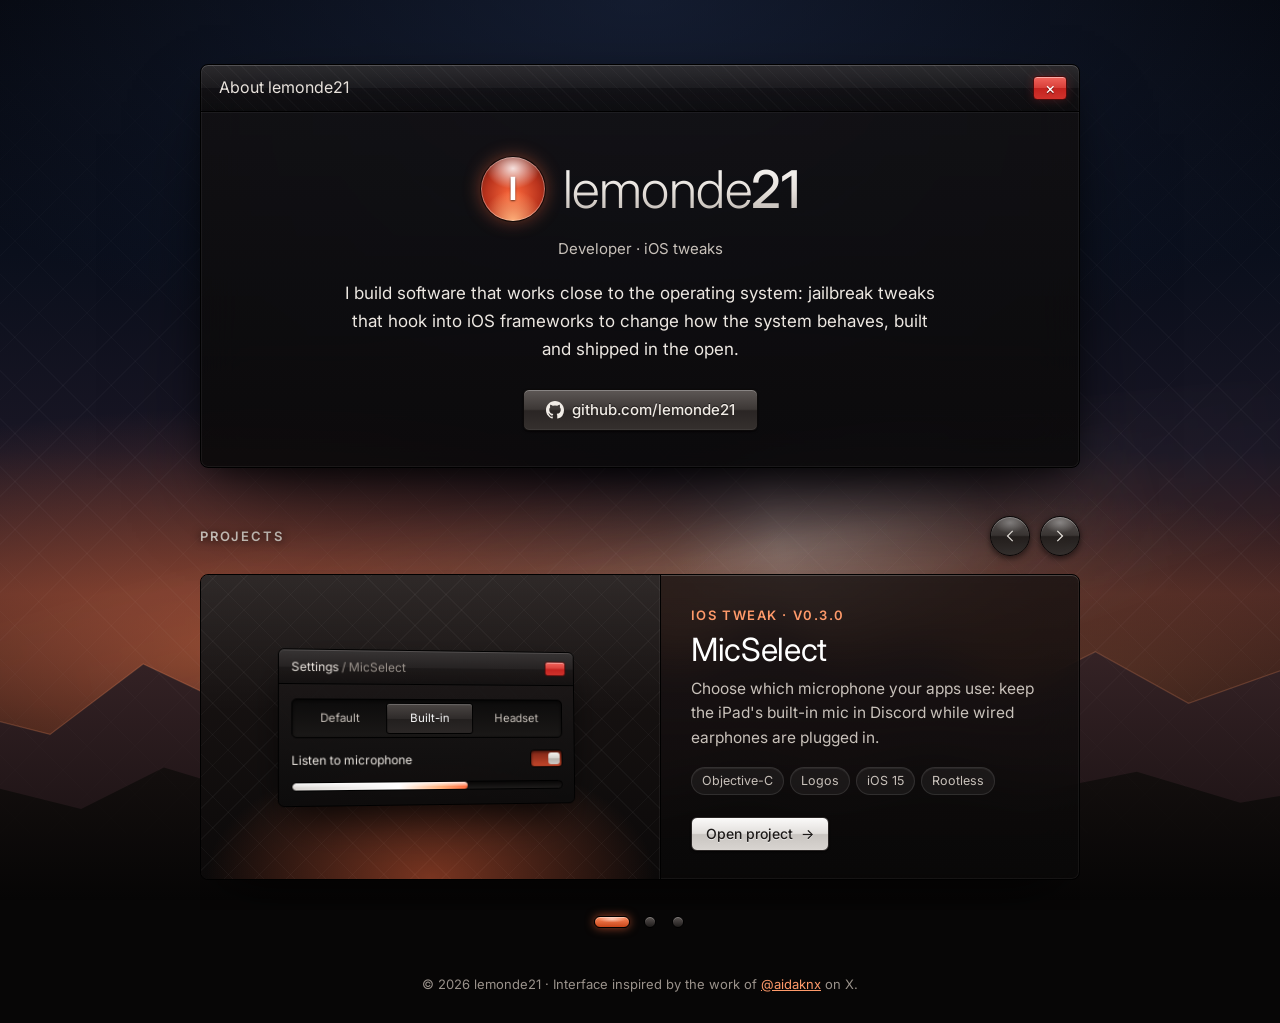
<file: index.html>
<!doctype html>
<html lang="en">
<head>
  <meta charset="utf-8">
  <meta name="viewport" content="width=device-width, initial-scale=1">
  <title>lemonde21 · Portfolio</title>
  <meta name="description" content="Portfolio of lemonde21, a developer building iOS jailbreak tweaks that work close to the system.">
  <meta name="theme-color" content="#0b0a0a">
  <meta property="og:title" content="lemonde21 · Portfolio">
  <meta property="og:description" content="iOS tweaks built close to the system.">
  <meta property="og:type" content="website">
  <meta property="og:url" content="https://lemonde21.github.io/">
  <link rel="icon" href="favicon.svg" type="image/svg+xml">
  <link rel="preconnect" href="https://fonts.googleapis.com">
  <link rel="preconnect" href="https://fonts.gstatic.com" crossorigin>
  <link href="https://fonts.googleapis.com/css2?family=Inter:wght@300;400;500;600;700&family=JetBrains+Mono:wght@400;500&display=swap" rel="stylesheet">
  <link rel="stylesheet" href="style.css">
</head>
<body class="home">
  <!-- Backdrop: dusk sky, ember horizon, mountain ridges, bronze light streaks, lattice -->
  <div class="backdrop" aria-hidden="true">
    <div class="streak streak--a"></div>
    <div class="streak streak--b"></div>
    <svg class="ridges" viewBox="0 0 1440 400" preserveAspectRatio="xMidYMax slice">
      <defs>
        <linearGradient id="ridgeFar" x1="0" y1="0" x2="0" y2="1">
          <stop offset="0" stop-color="#3a2629"/>
          <stop offset="1" stop-color="#140d0f"/>
        </linearGradient>
        <linearGradient id="ridgeNear" x1="0" y1="0" x2="0" y2="1">
          <stop offset="0" stop-color="#15100f"/>
          <stop offset="1" stop-color="#060505"/>
        </linearGradient>
      </defs>
      <path fill="url(#ridgeFar)" stroke="rgba(255,150,100,.22)" stroke-width="1.2"
            d="M0 262 L80 222 L150 240 L240 172 L310 205 L380 152 L450 192 L520 162 L600 212 L690 140 L760 176 L840 120 L910 170 L1000 150 L1080 200 L1160 160 L1250 210 L1340 178 L1440 220 V400 H0Z"/>
      <path fill="url(#ridgeNear)"
            d="M0 332 L100 292 L180 312 L260 272 L360 302 L440 256 L520 292 L620 280 L720 312 L820 270 L900 302 L1000 262 L1100 296 L1200 276 L1300 306 L1440 282 V400 H0Z"/>
    </svg>
  </div>

  <main class="home__main">

    <!-- Bio -->
    <article class="win bio">
      <div class="win__title">
        <span>About lemonde21</span>
        <span class="win__close" aria-hidden="true">×</span>
      </div>
      <div class="win__body bio__body">
        <div class="about__mark">
          <span class="orb orb--lg" aria-hidden="true">l</span>
          <h1 class="about__name">lemonde<span>21</span></h1>
        </div>
        <p class="bio__role">Developer · iOS tweaks</p>
        <p class="bio__text">
          I build software that works close to the operating system: jailbreak tweaks that hook
          into iOS frameworks to change how the system behaves, built and shipped in the open.
        </p>
        <a class="btn" href="https://github.com/lemonde21">
          <svg class="btn__icon" viewBox="0 0 16 16" aria-hidden="true"><path d="M8 0C3.58 0 0 3.58 0 8c0 3.54 2.29 6.53 5.47 7.59.4.07.55-.17.55-.38v-1.33c-2.23.48-2.7-1.07-2.7-1.07-.36-.92-.89-1.17-.89-1.17-.73-.5.06-.49.06-.49.8.06 1.23.83 1.23.83.72 1.22 1.87.87 2.33.66.07-.52.28-.87.5-1.07-1.78-.2-3.65-.89-3.65-3.95 0-.87.31-1.59.82-2.15-.08-.2-.36-1.02.08-2.12 0 0 .67-.21 2.2.82a7.6 7.6 0 0 1 4 0c1.53-1.04 2.2-.82 2.2-.82.44 1.1.16 1.92.08 2.12.51.56.82 1.27.82 2.15 0 3.07-1.87 3.75-3.65 3.95.29.25.54.73.54 1.48v2.2c0 .21.15.46.55.38A8 8 0 0 0 16 8c0-4.42-3.58-8-8-8Z"/></svg>
          github.com/lemonde21
        </a>
      </div>
    </article>

    <!-- Projects carousel -->
    <section class="carousel" aria-roledescription="carousel" aria-labelledby="projects-title">
      <div class="carousel__head">
        <h2 class="eyebrow" id="projects-title">Projects</h2>
        <div class="carousel__arrows">
          <button class="round-btn" type="button" data-dir="-1" aria-label="Previous project">
            <svg viewBox="0 0 24 24" aria-hidden="true"><path d="M14.7 5.3 8 12l6.7 6.7 1.06-1.06L10.12 12l5.64-5.64z"/></svg>
          </button>
          <button class="round-btn" type="button" data-dir="1" aria-label="Next project">
            <svg viewBox="0 0 24 24" aria-hidden="true"><path d="M9.3 5.3 16 12l-6.7 6.7-1.06-1.06L13.88 12 8.24 6.36z"/></svg>
          </button>
        </div>
      </div>

      <div class="carousel__track">
        <!-- To add a project: copy one <article class="slide"> and change its text and link. -->
        <article class="slide" role="group" aria-roledescription="slide" aria-label="MicSelect">
          <a class="slide__card" href="micselect/">
            <div class="slide__art slide__art--mic" aria-hidden="true">
              <div class="mini-win">
                <div class="mini-win__title"><span>Settings <i>/ MicSelect</i></span><b></b></div>
                <div class="mini-win__body">
                  <div class="mini-seg"><span>Default</span><span class="on">Built-in</span><span>Headset</span></div>
                  <div class="mini-row"><span>Listen to microphone</span><span class="mini-switch"></span></div>
                  <div class="mini-meter"><span></span></div>
                </div>
              </div>
            </div>
            <div class="slide__info">
              <p class="slide__kicker">iOS tweak · v0.3.0</p>
              <h3 class="slide__title">MicSelect</h3>
              <p class="slide__text">Choose which microphone your apps use: keep the iPad's built-in mic in Discord while wired earphones are plugged in.</p>
              <p class="slide__tags"><span>Objective-C</span><span>Logos</span><span>iOS 15</span><span>Rootless</span></p>
              <span class="btn btn--light btn--sm">Open project <span aria-hidden="true">→</span></span>
            </div>
          </a>
        </article>

        <article class="slide" role="group" aria-roledescription="slide" aria-label="Sileo repo">
          <a class="slide__card" href="repo/">
            <div class="slide__art" aria-hidden="true">
              <img class="repo-art" src="repo/CydiaIcon.png" alt="" width="132" height="132">
            </div>
            <div class="slide__info">
              <p class="slide__kicker">Package repository</p>
              <h3 class="slide__title">Sileo repo</h3>
              <p class="slide__text">Install my tweaks straight from Sileo or Zebra and get updates automatically.</p>
              <p class="slide__tags"><span>Sileo</span><span>Zebra</span><span>Rootless</span></p>
              <span class="btn btn--light btn--sm">Add the repo <span aria-hidden="true">→</span></span>
            </div>
          </a>
        </article>

        <article class="slide" role="group" aria-roledescription="slide" aria-label="More on GitHub">
          <a class="slide__card" href="https://github.com/lemonde21">
            <div class="slide__art slide__art--gh" aria-hidden="true">
              <span class="gh-orb">
                <svg viewBox="0 0 16 16"><path d="M8 0C3.58 0 0 3.58 0 8c0 3.54 2.29 6.53 5.47 7.59.4.07.55-.17.55-.38v-1.33c-2.23.48-2.7-1.07-2.7-1.07-.36-.92-.89-1.17-.89-1.17-.73-.5.06-.49.06-.49.8.06 1.23.83 1.23.83.72 1.22 1.87.87 2.33.66.07-.52.28-.87.5-1.07-1.78-.2-3.65-.89-3.65-3.95 0-.87.31-1.59.82-2.15-.08-.2-.36-1.02.08-2.12 0 0 .67-.21 2.2.82a7.6 7.6 0 0 1 4 0c1.53-1.04 2.2-.82 2.2-.82.44 1.1.16 1.92.08 2.12.51.56.82 1.27.82 2.15 0 3.07-1.87 3.75-3.65 3.95.29.25.54.73.54 1.48v2.2c0 .21.15.46.55.38A8 8 0 0 0 16 8c0-4.42-3.58-8-8-8Z"/></svg>
              </span>
            </div>
            <div class="slide__info">
              <p class="slide__kicker">Elsewhere</p>
              <h3 class="slide__title">More on GitHub</h3>
              <p class="slide__text">Source code, releases, and whatever I'm building next.</p>
              <span class="btn btn--sm">github.com/lemonde21 <span aria-hidden="true">↗</span></span>
            </div>
          </a>
        </article>
      </div>

      <div class="carousel__dots" role="group" aria-label="Choose a project"></div>
    </section>
  </main>

  <footer class="home__foot">
    © 2026 lemonde21 · Interface inspired by the work of <a href="https://x.com/aidaknx">@aidaknx</a> on X.
  </footer>

  <script src="home.js" defer></script>
</body>
</html>
</file>
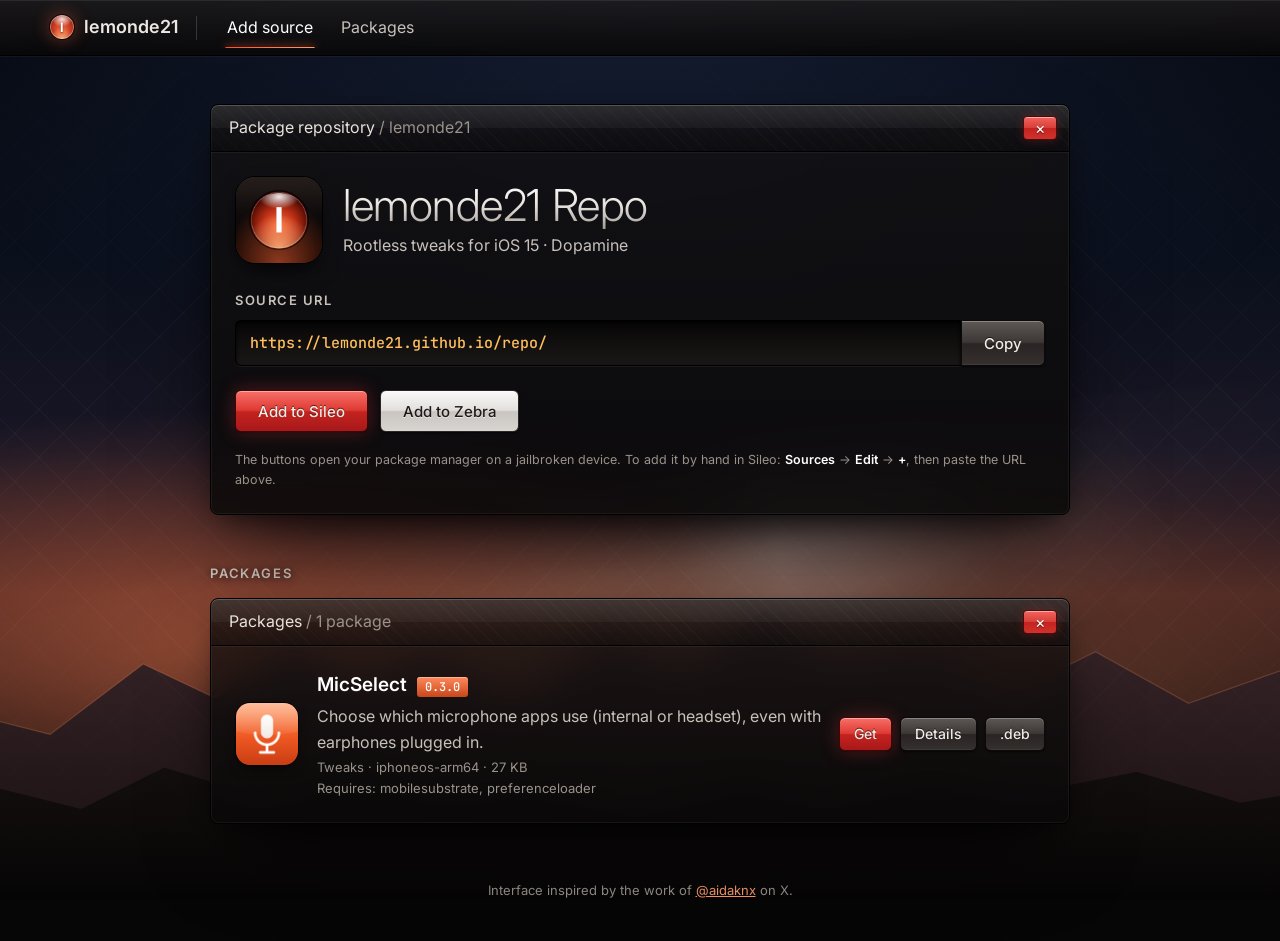
<file: repo/index.html>
<!doctype html>
<html lang="en">
<head>
  <meta charset="utf-8">
  <meta name="viewport" content="width=device-width, initial-scale=1">
  <title>lemonde21 Repo</title>
  <meta name="description" content="lemonde21's Sileo repo: rootless tweaks for iOS 15 (Dopamine). Add https://lemonde21.github.io/repo/ to Sileo or Zebra.">
  <meta name="theme-color" content="#0b0a0a">
  <meta property="og:title" content="lemonde21 Repo">
  <meta property="og:description" content="Rootless tweaks for iOS 15 (Dopamine). Add it to Sileo or Zebra.">
  <meta property="og:type" content="website">
  <meta property="og:url" content="https://lemonde21.github.io/repo/">
  <meta property="og:image" content="https://lemonde21.github.io/repo/CydiaIcon.png">
  <link rel="icon" href="../favicon.svg" type="image/svg+xml">
  <link rel="apple-touch-icon" href="CydiaIcon.png">
  <link rel="preconnect" href="https://fonts.googleapis.com">
  <link rel="preconnect" href="https://fonts.gstatic.com" crossorigin>
  <link href="https://fonts.googleapis.com/css2?family=Inter:wght@300;400;500;600;700&family=JetBrains+Mono:wght@400;500&display=swap" rel="stylesheet">
  <link rel="stylesheet" href="../style.css">
</head>
<body class="repo-page">
  <!-- Backdrop: dusk sky, ember horizon, mountain ridges, bronze light streaks, lattice -->
  <div class="backdrop" aria-hidden="true">
    <div class="streak streak--a"></div>
    <div class="streak streak--b"></div>
    <svg class="ridges" viewBox="0 0 1440 400" preserveAspectRatio="xMidYMax slice">
      <defs>
        <linearGradient id="ridgeFar" x1="0" y1="0" x2="0" y2="1">
          <stop offset="0" stop-color="#3a2629"/>
          <stop offset="1" stop-color="#140d0f"/>
        </linearGradient>
        <linearGradient id="ridgeNear" x1="0" y1="0" x2="0" y2="1">
          <stop offset="0" stop-color="#15100f"/>
          <stop offset="1" stop-color="#060505"/>
        </linearGradient>
      </defs>
      <path fill="url(#ridgeFar)" stroke="rgba(255,150,100,.22)" stroke-width="1.2"
            d="M0 262 L80 222 L150 240 L240 172 L310 205 L380 152 L450 192 L520 162 L600 212 L690 140 L760 176 L840 120 L910 170 L1000 150 L1080 200 L1160 160 L1250 210 L1340 178 L1440 220 V400 H0Z"/>
      <path fill="url(#ridgeNear)"
            d="M0 332 L100 292 L180 312 L260 272 L360 302 L440 256 L520 292 L620 280 L720 312 L820 270 L900 302 L1000 262 L1100 296 L1200 276 L1300 306 L1440 282 V400 H0Z"/>
    </svg>
  </div>

  <a class="skip" href="#main">Skip to content</a>

  <header class="menubar">
    <a class="menubar__brand" href="../" aria-label="lemonde21, home">
      <span class="orb orb--sm" aria-hidden="true">l</span>
      lemonde21
    </a>
    <span class="menubar__sep" aria-hidden="true"></span>
    <nav class="menubar__nav" aria-label="Sections">
      <a href="#add" data-nav>Add source</a>
      <a href="#packages" data-nav>Packages</a>
    </nav>
  </header>

  <main id="main" class="repo-main">

    <!-- Add source -->
    <section id="add" class="repo-section">
      <article class="win">
        <div class="win__title">
          <span>Package repository <span class="win__crumb">/ lemonde21</span></span>
          <span class="win__close" aria-hidden="true">×</span>
        </div>
        <div class="win__body">
          <div class="repo-head">
            <img class="repo-head__icon" src="CydiaIcon.png" alt="" width="88" height="88">
            <div>
              <h1 class="repo-head__title">lemonde21 Repo</h1>
              <p class="repo-head__sub">Rootless tweaks for iOS 15 · Dopamine</p>
            </div>
          </div>

          <p class="label" id="source-label">Source URL</p>
          <div class="source-field">
            <input id="source-url" class="source-field__input" type="text" readonly
                   value="https://lemonde21.github.io/repo/" aria-labelledby="source-label">
            <button class="btn source-field__copy" type="button" id="copy-source">Copy</button>
          </div>

          <div class="row-actions">
            <a class="btn btn--red" href="sileo://source/https://lemonde21.github.io/repo/">Add to Sileo</a>
            <a class="btn btn--light" href="zbra://sources/add/https://lemonde21.github.io/repo/">Add to Zebra</a>
          </div>

          <p class="hint hint--small repo-manual">
            The buttons open your package manager on a jailbroken device. To add it by hand in Sileo:
            <strong>Sources</strong> → <strong>Edit</strong> → <strong>+</strong>, then paste the URL above.
          </p>
        </div>
      </article>
    </section>

    <!-- Packages: filled in from the repo's own Packages index by repo.js -->
    <section id="packages" class="repo-section">
      <p class="eyebrow">Packages</p>
      <article class="win">
        <div class="win__title">
          <span>Packages <span class="win__crumb" id="pkg-count"></span></span>
          <span class="win__close" aria-hidden="true">×</span>
        </div>
        <ul class="pkgs" id="pkgs" aria-live="polite">
          <li class="pkgs__empty">Loading packages…</li>
        </ul>
        <noscript>
          <p class="pkgs__empty">Turn on JavaScript to see the package list, or read the raw <a href="Packages">Packages</a> index.</p>
        </noscript>
      </article>
    </section>

    <p class="credit">Interface inspired by the work of <a href="https://x.com/aidaknx">@aidaknx</a> on X.</p>
  </main>

  <script src="repo.js" defer></script>
</body>
</html>
</file>
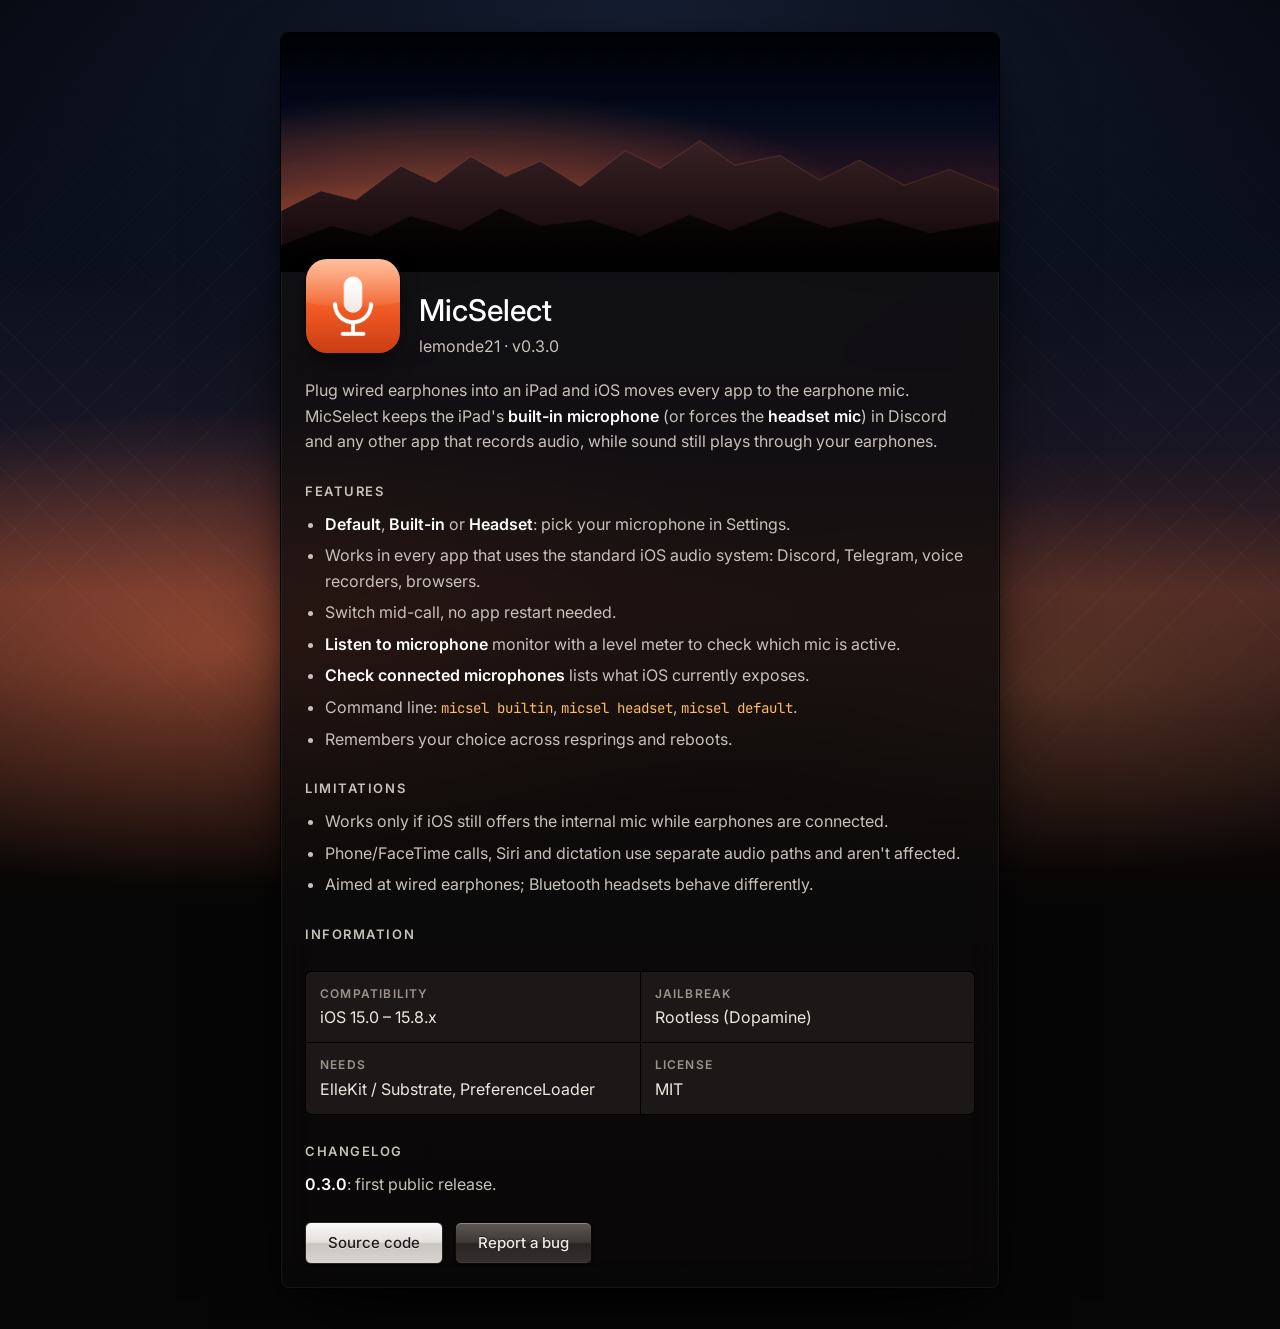
<file: repo/depictions/com.lemonde21.micselect/index.html>
<!doctype html>
<html lang="en">
<head>
  <meta charset="utf-8">
  <meta name="viewport" content="width=device-width, initial-scale=1">
  <title>MicSelect · lemonde21 Repo</title>
  <meta name="description" content="MicSelect: choose which microphone your apps use. Rootless tweak for iOS 15 (Dopamine).">
  <meta name="theme-color" content="#0b0a0a">
  <link rel="icon" href="../../../favicon.svg" type="image/svg+xml">
  <link rel="preconnect" href="https://fonts.googleapis.com">
  <link rel="preconnect" href="https://fonts.gstatic.com" crossorigin>
  <link href="https://fonts.googleapis.com/css2?family=Inter:wght@300;400;500;600;700&family=JetBrains+Mono:wght@400;500&display=swap" rel="stylesheet">
  <link rel="stylesheet" href="../../../style.css">
</head>
<body class="repo-page">
  <div class="backdrop" aria-hidden="true"></div>

  <main class="depiction-main depiction">
    <article class="win">
      <img class="depiction__banner" src="../../assets/banner.png" alt="" width="1500" height="500">
      <div class="win__body">
        <div class="depiction__head">
          <img class="repo-head__icon" src="../../assets/micselect-icon.png" alt="" width="96" height="96">
          <div>
            <h1>MicSelect</h1>
            <p>lemonde21 · v0.3.0</p>
          </div>
        </div>

        <p class="lead">
          Plug wired earphones into an iPad and iOS moves every app to the earphone mic.
          MicSelect keeps the iPad's <strong>built-in microphone</strong> (or forces the
          <strong>headset mic</strong>) in Discord and any other app that records audio,
          while sound still plays through your earphones.
        </p>

        <h2>Features</h2>
        <ul class="depiction__features">
          <li><strong>Default</strong>, <strong>Built-in</strong> or <strong>Headset</strong>: pick your microphone in Settings.</li>
          <li>Works in every app that uses the standard iOS audio system: Discord, Telegram, voice recorders, browsers.</li>
          <li>Switch mid-call, no app restart needed.</li>
          <li><strong>Listen to microphone</strong> monitor with a level meter to check which mic is active.</li>
          <li><strong>Check connected microphones</strong> lists what iOS currently exposes.</li>
          <li>Command line: <code>micsel builtin</code>, <code>micsel headset</code>, <code>micsel default</code>.</li>
          <li>Remembers your choice across resprings and reboots.</li>
        </ul>

        <h2>Limitations</h2>
        <ul class="depiction__features">
          <li>Works only if iOS still offers the internal mic while earphones are connected.</li>
          <li>Phone/FaceTime calls, Siri and dictation use separate audio paths and aren't affected.</li>
          <li>Aimed at wired earphones; Bluetooth headsets behave differently.</li>
        </ul>

        <h2>Information</h2>
        <dl class="specs">
          <div><dt>Compatibility</dt><dd>iOS 15.0 – 15.8.x</dd></div>
          <div><dt>Jailbreak</dt><dd>Rootless (Dopamine)</dd></div>
          <div><dt>Needs</dt><dd>ElleKit / Substrate, PreferenceLoader</dd></div>
          <div><dt>License</dt><dd>MIT</dd></div>
        </dl>

        <h2>Changelog</h2>
        <p class="lead"><strong>0.3.0</strong>: first public release.</p>

        <div class="row-actions">
          <a class="btn btn--light" href="https://github.com/lemonde21/MicSelect">Source code</a>
          <a class="btn" href="https://github.com/lemonde21/MicSelect/issues/new">Report a bug</a>
        </div>
      </div>
    </article>
  </main>
</body>
</html>
</file>
<file: style.css>
/* lemonde21 portfolio — dark "Aero premium" theme:
   smoked-glass windows, glossy bevelled controls, ember-on-dusk backdrop. */

:root {
  color-scheme: dark;

  --ink: #ece7e1;
  --ink-soft: #c8c1ba;
  --muted: #9a928b;
  --line: rgba(255, 255, 255, .10);
  --line-strong: rgba(255, 255, 255, .16);

  --glass: rgba(20, 17, 17, .78);
  --glass-deep: rgba(9, 8, 8, .86);

  --ember: #ff6a3d;
  --ember-soft: #ff9a6a;
  --amber: #ffbe5c;
  --red-1: #f2645c;
  --red-2: #c4231f;
  --red-3: #a8181a;

  --font: "Inter", "Segoe UI", system-ui, -apple-system, sans-serif;
  --mono: "JetBrains Mono", ui-monospace, "SF Mono", Menlo, monospace;

  --radius: 8px;
  --shadow-win: 0 40px 90px -30px rgba(0, 0, 0, .9), 0 12px 30px -12px rgba(0, 0, 0, .7);
  --menubar-h: 56px;
  --taskbar-h: 48px;
}

*, *::before, *::after { box-sizing: border-box; }

html {
  scroll-behavior: smooth;
  scroll-padding-top: calc(var(--menubar-h) + 16px);
  -webkit-text-size-adjust: 100%;
}

body {
  margin: 0;
  min-height: 100vh;
  background: #070606;
  color: var(--ink);
  font: 400 16px/1.6 var(--font);
  -webkit-font-smoothing: antialiased;
  padding-bottom: calc(var(--taskbar-h) + 32px);
  overflow-x: hidden;
}

a { color: var(--ember-soft); }
a:hover { color: #ffc2a2; }
code { font-family: var(--mono); font-size: .88em; color: var(--amber); }
strong { color: #fff; font-weight: 600; }

:focus-visible { outline: 2px solid var(--ember-soft); outline-offset: 2px; border-radius: 4px; }

.skip {
  position: absolute; left: 16px; top: -60px; z-index: 100;
  padding: 8px 14px; background: #000; color: #fff; border-radius: 6px;
}
.skip:focus { top: 12px; }

/* ------------------------------------------------------------------ */
/* Backdrop                                                            */
/* ------------------------------------------------------------------ */

.backdrop {
  position: fixed; inset: 0; z-index: -1; overflow: hidden;
  background:
    radial-gradient(70% 38% at 18% 72%, rgba(226, 110, 70, .50), transparent 70%),
    radial-gradient(55% 30% at 82% 76%, rgba(170, 100, 66, .34), transparent 70%),
    radial-gradient(90% 60% at 50% 0%, rgba(40, 56, 92, .45), transparent 70%),
    linear-gradient(180deg, #04060c 0%, #0a0f1c 28%, #191624 50%, #452421 66%, #1c100f 80%, #070505 100%);
}

/* Diamond lattice, like the panels in the references */
.backdrop::after {
  content: ""; position: absolute; inset: 0;
  background:
    repeating-linear-gradient(45deg, rgba(255, 255, 255, .022) 0 1px, transparent 1px 34px),
    repeating-linear-gradient(-45deg, rgba(255, 255, 255, .022) 0 1px, transparent 1px 34px);
  mask-image: linear-gradient(180deg, transparent 0%, #000 30%, #000 70%, transparent 100%);
}

.ridges {
  position: absolute; left: 0; right: 0; bottom: 0;
  width: 100%; height: 46vh; min-height: 260px;
}

/* Bronze light streaks (the swooshes behind the reference windows) */
.streak {
  position: absolute; left: -20%; width: 140%; height: 220px;
  border-radius: 50%;
  mix-blend-mode: screen;
  filter: blur(6px);
  opacity: .55;
}
.streak--a {
  top: 52%;
  transform: rotate(-11deg);
  background: linear-gradient(90deg,
    transparent 8%, rgba(160, 110, 70, .10) 30%, rgba(255, 214, 170, .32) 52%,
    rgba(255, 240, 220, .55) 58%, rgba(200, 140, 90, .12) 70%, transparent 88%);
  mask-image: linear-gradient(180deg, transparent 0%, #000 46%, #000 52%, transparent 100%);
  animation: drift 26s ease-in-out infinite alternate;
}
.streak--b {
  top: 60%;
  transform: rotate(-16deg);
  background: linear-gradient(90deg,
    transparent 20%, rgba(255, 190, 140, .20) 50%, rgba(255, 230, 200, .35) 62%, transparent 80%);
  mask-image: linear-gradient(180deg, transparent 0%, #000 48%, #000 50%, transparent 100%);
  opacity: .4;
  animation: drift 34s ease-in-out infinite alternate-reverse;
}
@keyframes drift {
  from { translate: -4% 0; }
  to   { translate: 4% -2%; }
}

/* ------------------------------------------------------------------ */
/* Orb logo                                                            */
/* ------------------------------------------------------------------ */

.orb {
  display: inline-grid; place-items: center; flex: none;
  border-radius: 50%;
  font-weight: 700; color: #fff; line-height: 1;
  text-shadow: 0 1px 2px rgba(0, 0, 0, .6);
  background:
    radial-gradient(60% 45% at 50% 18%, rgba(255, 255, 255, .85), rgba(255, 255, 255, 0) 70%),
    radial-gradient(80% 80% at 50% 100%, #ffb07a, transparent 60%),
    radial-gradient(circle at 50% 60%, #ff6a3d 0%, #b8321c 55%, #4a120b 100%);
  box-shadow:
    inset 0 0 0 1px rgba(255, 255, 255, .35),
    0 0 0 1px rgba(0, 0, 0, .7),
    0 0 18px rgba(255, 106, 61, .45);
}
.orb--sm { width: 24px; height: 24px; font-size: 13px; }
.orb--md { width: 34px; height: 34px; font-size: 17px; }
.orb--lg { width: 64px; height: 64px; font-size: 32px; }

/* ------------------------------------------------------------------ */
/* Menu bar                                                            */
/* ------------------------------------------------------------------ */

.menubar {
  position: sticky; top: 0; z-index: 20;
  display: flex; align-items: center; gap: 18px;
  height: var(--menubar-h);
  padding: 0 max(16px, calc((100vw - 1180px) / 2));
  background: linear-gradient(180deg, rgba(30, 27, 27, .82), rgba(8, 7, 7, .88));
  border-bottom: 1px solid #000;
  box-shadow: inset 0 1px 0 rgba(255, 255, 255, .08), 0 1px 0 rgba(255, 255, 255, .04);
  backdrop-filter: blur(16px) saturate(1.2);
  -webkit-backdrop-filter: blur(16px) saturate(1.2);
}
.menubar__brand {
  display: inline-flex; align-items: center; gap: 10px; flex: none;
  color: var(--ink); text-decoration: none; font-weight: 600; font-size: 18px;
}
.menubar__brand:hover { color: #fff; }
.menubar__sep { width: 1px; height: 24px; background: var(--line-strong); flex: none; }
.menubar__nav {
  display: flex; gap: 4px; min-width: 0;
  overflow-x: auto; scrollbar-width: none;
}
.menubar__nav::-webkit-scrollbar { display: none; }
.menubar__nav a {
  position: relative;
  padding: 8px 12px;
  color: var(--ink-soft); text-decoration: none; font-size: 16px; white-space: nowrap;
  border-radius: 4px;
}
.menubar__nav a:hover { color: #fff; background: rgba(255, 255, 255, .05); }
.menubar__nav a.is-active { color: #fff; }
.menubar__nav a.is-active::after {
  content: ""; position: absolute; left: 10px; right: 10px; bottom: -2px; height: 3px;
  border-radius: 2px;
  background: linear-gradient(90deg, #ff4f2a, var(--ember-soft));
  box-shadow: 0 0 10px rgba(255, 106, 61, .7);
}

/* ------------------------------------------------------------------ */
/* Layout                                                              */
/* ------------------------------------------------------------------ */

main {
  width: min(1180px, 100% - 32px);
  margin: 0 auto;
}

.section { padding-top: 72px; }

.eyebrow {
  margin: 0 0 14px;
  font-size: 13px; font-weight: 600; letter-spacing: .14em; text-transform: uppercase;
  color: var(--ink-soft);
  text-shadow: 0 1px 8px rgba(0, 0, 0, .8);
}

/* ------------------------------------------------------------------ */
/* Window chrome                                                       */
/* ------------------------------------------------------------------ */

.win {
  position: relative;
  background: linear-gradient(180deg, var(--glass), var(--glass-deep));
  border: 1px solid #000;
  border-radius: var(--radius);
  box-shadow:
    inset 0 1px 0 rgba(255, 255, 255, .14),
    inset 0 0 0 1px rgba(255, 255, 255, .05),
    var(--shadow-win);
  backdrop-filter: blur(20px) saturate(1.15);
  -webkit-backdrop-filter: blur(20px) saturate(1.15);
  overflow: hidden;
}

.win__title {
  display: flex; align-items: center; justify-content: space-between; gap: 12px;
  padding: 10px 12px 10px 18px;
  font-size: 16px; color: #e8e2dc;
  background:
    linear-gradient(180deg, rgba(255, 255, 255, .11) 0%, rgba(255, 255, 255, .04) 50%, rgba(0, 0, 0, 0) 51%, rgba(0, 0, 0, .25) 100%),
    repeating-linear-gradient(45deg, rgba(255, 255, 255, .025) 0 1px, transparent 1px 10px);
  border-bottom: 1px solid #000;
  box-shadow: 0 1px 0 rgba(255, 255, 255, .05);
}
.win__crumb { color: var(--muted); }

.win__close {
  display: grid; place-items: center; flex: none;
  width: 34px; height: 24px; border-radius: 4px;
  color: #fff; font-size: 16px; line-height: 1;
  text-shadow: 0 1px 1px rgba(0, 0, 0, .5);
  background: linear-gradient(180deg, var(--red-1) 0%, #d8403a 48%, var(--red-2) 52%, #d0322c 100%);
  border: 1px solid #4b0b0b;
  box-shadow: inset 0 1px 0 rgba(255, 255, 255, .45), 0 0 10px rgba(216, 51, 58, .25);
}

.win__body { padding: 24px; }

/* ------------------------------------------------------------------ */
/* Buttons & controls                                                  */
/* ------------------------------------------------------------------ */

.btn {
  display: inline-flex; align-items: center; justify-content: center; gap: 8px;
  min-height: 42px; padding: 0 22px;
  border: 1px solid #0b0909; border-radius: 6px;
  color: #f1ece6; text-decoration: none; font: 500 15px/1 var(--font);
  text-shadow: 0 -1px 0 rgba(0, 0, 0, .6);
  background: linear-gradient(180deg, #5d5755 0%, #3d3836 48%, #2a2524 52%, #35302e 100%);
  box-shadow: inset 0 1px 0 rgba(255, 255, 255, .28), inset 0 -1px 0 rgba(255, 255, 255, .05), 0 1px 2px rgba(0, 0, 0, .6);
  cursor: pointer;
  transition: filter .15s;
}
.btn:hover { color: #fff; filter: brightness(1.15); }
.btn:active { filter: brightness(.9); box-shadow: inset 0 2px 4px rgba(0, 0, 0, .5); }

.btn--light {
  color: #1d1a19; text-shadow: 0 1px 0 rgba(255, 255, 255, .6);
  background: linear-gradient(180deg, #fbfaf9 0%, #e2dfdc 48%, #c9c5c1 52%, #d8d4d0 100%);
  border-color: #2a2625;
}
.btn--light:hover { color: #000; }

.btn--red {
  background: linear-gradient(180deg, #f87068 0%, #de3a33 48%, var(--red-2) 52%, var(--red-3) 100%);
  border-color: #3e0707;
  box-shadow: inset 0 1px 0 rgba(255, 255, 255, .4), 0 0 18px rgba(216, 51, 58, .35), 0 1px 2px rgba(0, 0, 0, .6);
}

.btn--sm { min-height: 34px; padding: 0 14px; font-size: 14px; }
.btn__icon { width: 18px; height: 18px; fill: currentColor; }

.row-actions { display: flex; flex-wrap: wrap; gap: 12px; margin-top: 24px; }

/* Segmented control (radio group or tabs) */
.seg {
  display: inline-flex; flex-wrap: wrap; max-width: 100%;
  padding: 4px; gap: 2px;
  background: linear-gradient(180deg, #0c0b0b, #1a1817);
  border: 1px solid #000; border-radius: 6px;
  box-shadow: inset 0 1px 3px rgba(0, 0, 0, .7), 0 1px 0 rgba(255, 255, 255, .06);
}
.seg__btn {
  position: relative;
  padding: 9px 18px;
  border: 1px solid transparent; border-radius: 4px;
  background: none; color: var(--ink-soft);
  font: 500 15px/1.2 var(--font);
  cursor: pointer;
}
.seg__btn + .seg__btn::before {
  content: ""; position: absolute; left: -2px; top: 22%; bottom: 22%; width: 1px;
  background: rgba(255, 255, 255, .1);
}
.seg__btn:hover { color: #fff; }
.seg__btn.is-active {
  color: #fff;
  background: linear-gradient(180deg, #4a4543 0%, #2f2b2a 50%, #221f1e 51%, #2b2726 100%);
  border-color: #000;
  box-shadow: inset 0 1px 0 rgba(255, 255, 255, .22), 0 1px 2px rgba(0, 0, 0, .6);
}
.seg__btn.is-active::before, .seg__btn.is-active + .seg__btn::before { display: none; }

/* Toggle switch with a square silver knob */
.switch {
  position: relative; flex: none;
  width: 62px; height: 32px; padding: 0;
  border: 1px solid #000; border-radius: 6px;
  background: linear-gradient(180deg, #0b0a0a, #232020);
  box-shadow: inset 0 2px 4px rgba(0, 0, 0, .8), 0 1px 0 rgba(255, 255, 255, .07);
  cursor: pointer;
  transition: background .2s;
}
.switch::after {
  content: ""; position: absolute; top: 3px; left: 3px;
  width: 24px; height: 24px; border-radius: 4px;
  background: linear-gradient(180deg, #f4f2f0 0%, #d3cfcb 50%, #b7b2ad 51%, #cdc8c4 100%);
  box-shadow: inset 0 1px 0 #fff, 0 1px 3px rgba(0, 0, 0, .7);
  transition: transform .2s ease;
}
.switch[aria-checked="true"] {
  background: linear-gradient(180deg, #7a2416, #c4462a);
}
.switch[aria-checked="true"]::after { transform: translateX(30px); }

/* Glossy meter */
.meter {
  height: 14px; margin-top: 14px;
  background: linear-gradient(180deg, #070606, #1d1b1a);
  border: 1px solid #000; border-radius: 7px;
  box-shadow: inset 0 1px 3px rgba(0, 0, 0, .9), 0 1px 0 rgba(255, 255, 255, .06);
  overflow: hidden;
}
.meter__fill {
  height: 100%; width: 0%;
  border-radius: 6px;
  background:
    linear-gradient(180deg, rgba(255, 255, 255, .85) 0%, rgba(255, 255, 255, .25) 50%, rgba(255, 255, 255, 0) 51%),
    linear-gradient(90deg, #d9d5d1 0%, #fff 60%, #ffb07a 85%, var(--ember) 100%);
  box-shadow: 0 0 12px rgba(255, 180, 130, .45);
  transition: width .09s linear;
}

/* ------------------------------------------------------------------ */
/* Hero                                                                */
/* ------------------------------------------------------------------ */

.hero {
  display: grid;
  grid-template-columns: minmax(0, 1.35fr) minmax(0, 1fr);
  gap: 28px;
  align-items: start;
  padding-top: 56px;
}

.about__mark {
  display: flex; align-items: center; justify-content: center; gap: 18px;
  padding: 10px 0 22px; margin-bottom: 20px;
  border-bottom: 1px solid var(--line);
}
.about__name {
  margin: 0;
  font-size: clamp(34px, 6vw, 52px); font-weight: 300; letter-spacing: -.01em;
  background: linear-gradient(180deg, #ffffff 0%, #e7e2dd 50%, #a59d96 100%);
  -webkit-background-clip: text; background-clip: text; color: transparent;
}
.about__name span { font-weight: 500; }

/* Project page header */
.win__home { color: var(--ink); text-decoration: none; }
.win__home:hover { color: #fff; text-decoration: underline; }
.project-head__kicker {
  margin: 0 0 6px;
  font-size: 13px; font-weight: 600; letter-spacing: .12em; text-transform: uppercase;
  color: var(--ember-soft);
}
.project-head__title {
  margin: 0;
  font-size: clamp(40px, 6vw, 56px); font-weight: 300; line-height: 1.05; letter-spacing: -.015em;
  background: linear-gradient(180deg, #ffffff 0%, #e7e2dd 50%, #a59d96 100%);
  -webkit-background-clip: text; background-clip: text; color: transparent;
}
.project-head__tag { margin: 8px 0 14px; font-size: 20px; font-weight: 500; color: #fff; }
.project-head .row-actions { margin-top: 0; }

.credit { margin: 56px 0 0; text-align: center; font-size: 13px; color: var(--muted); }

/* Start-menu tiles */
.tiles {
  display: grid;
  grid-template-columns: repeat(2, minmax(0, 1fr));
  gap: 12px;
}
.tile {
  position: relative; overflow: hidden;
  display: flex; flex-direction: column; justify-content: space-between; gap: 8px;
  min-height: 150px; padding: 14px 16px;
  border: 1px solid rgba(0, 0, 0, .8); border-radius: 4px;
  color: #fff; text-decoration: none;
  box-shadow: inset 0 1px 0 rgba(255, 255, 255, .35), inset 0 0 0 1px rgba(255, 255, 255, .08), 0 10px 26px -10px rgba(0, 0, 0, .8);
  transition: transform .15s, filter .15s;
}
.tile::before { /* gloss */
  content: ""; position: absolute; inset: 0 0 55% 0; pointer-events: none;
  background: linear-gradient(180deg, rgba(255, 255, 255, .22), rgba(255, 255, 255, 0));
}
.tile:hover { color: #fff; filter: brightness(1.1); transform: translateY(-2px); }
.tile--wide { grid-column: span 2; }

.tile__kicker { position: relative; font-size: 13px; font-weight: 500; opacity: .9; }
.tile__big { position: relative; font-size: 30px; font-weight: 500; line-height: 1.1; }
.tile__huge { position: relative; font-size: 58px; font-weight: 300; line-height: 1; }
.tile__mid { position: relative; display: block; font-size: 18px; font-weight: 500; }
.tile__foot { position: relative; font-size: 13px; opacity: .85; }
.tile__badge { position: relative; align-self: flex-start; height: 20px; width: auto; }

.tile--sky {
  min-height: 170px;
  background: linear-gradient(180deg, #1f63c2 0%, #3d8ae6 55%, #7cbcff 100%);
}
.tile__cloud {
  position: absolute; border-radius: 50%;
  background: radial-gradient(circle at 50% 40%, #fff 0%, rgba(255, 255, 255, .85) 45%, rgba(255, 255, 255, 0) 70%);
  filter: blur(1px);
}
.tile__cloud--1 { width: 220px; height: 90px; right: -30px; bottom: -20px; }
.tile__cloud--2 { width: 140px; height: 70px; right: 120px; bottom: -28px; opacity: .8; }

.tile--ember { background: linear-gradient(180deg, #f57a32 0%, #e45a1f 60%, #c8461a 100%); }
.tile--teal  { background: linear-gradient(180deg, #1d4a4c 0%, #123234 60%, #0b2123 100%); }
.tile--glass {
  flex-direction: row; align-items: center; justify-content: flex-start; gap: 16px;
  min-height: 92px;
  background: linear-gradient(180deg, rgba(70, 64, 62, .7), rgba(20, 18, 18, .85));
  backdrop-filter: blur(12px);
}
.tile__icon {
  position: relative; display: grid; place-items: center; flex: none;
  width: 52px; height: 52px; border-radius: 10px;
  background: linear-gradient(180deg, #5b5553, #262221);
  box-shadow: inset 0 1px 0 rgba(255, 255, 255, .3), 0 2px 6px rgba(0, 0, 0, .6);
}
.tile__icon svg { width: 28px; height: 28px; fill: #f3eee9; }

/* ------------------------------------------------------------------ */
/* IDE window                                                          */
/* ------------------------------------------------------------------ */

.ide__menu {
  display: flex; align-items: center; gap: 4px;
  padding: 12px 20px;
  overflow-x: auto; scrollbar-width: none;
  background: linear-gradient(180deg, rgba(255, 255, 255, .06), rgba(255, 255, 255, 0));
  border-bottom: 1px solid #000;
}
.ide__menu::-webkit-scrollbar { display: none; }
.ide__app { font-size: 19px; font-weight: 600; color: #fff; padding-right: 10px; }
.ide__bar { width: 1px; height: 22px; background: var(--line-strong); margin-right: 8px; flex: none; }
.ide__menu a {
  padding: 6px 10px; border-radius: 4px;
  color: var(--ink-soft); text-decoration: none; font-size: 16px; white-space: nowrap;
}
.ide__menu a:hover { color: #fff; background: rgba(255, 255, 255, .06); }

.ide__body {
  display: grid;
  grid-template-columns: 300px minmax(0, 1fr);
  min-height: 460px;
  padding: 0 14px 14px;
  gap: 4px;
}

.ide__side {
  margin-top: 14px;
  background: linear-gradient(180deg, rgba(42, 37, 36, .65), rgba(18, 16, 16, .7));
  border: 1px solid #000;
  box-shadow: inset 0 1px 0 rgba(255, 255, 255, .06);
}

.ptabs { display: grid; grid-template-columns: 1fr 1fr; border-bottom: 1px solid #000; }
.ptab {
  position: relative;
  padding: 14px 8px;
  border: 0; background: rgba(0, 0, 0, .35);
  color: var(--muted); font: 500 15px/1.2 var(--font);
  cursor: pointer;
}
.ptab + .ptab { border-left: 1px solid #000; }
.ptab:hover { color: var(--ink); }
.ptab.is-active {
  color: #fff;
  background: linear-gradient(180deg, rgba(255, 255, 255, .07), rgba(0, 0, 0, .1));
}
.ptab.is-active::after, .etab::after {
  content: ""; position: absolute; left: 0; right: 0; bottom: -1px; height: 3px;
  background: linear-gradient(90deg, #ff4f2a, var(--ember-soft));
  box-shadow: 0 0 10px rgba(255, 106, 61, .6);
}

.side-panel { padding: 18px 0 14px; }
.side-panel[hidden] { display: none; }
.side-panel .btn { margin: 12px 20px 0; }

.tree__root {
  margin: 0 20px 10px; padding-bottom: 10px;
  font-size: 22px; font-weight: 600; color: #fff;
  border-bottom: 2px solid rgba(255, 255, 255, .12);
}
.tree { list-style: none; margin: 0; padding: 0; }
.tree__dir {
  display: flex; align-items: center; gap: 10px;
  padding: 7px 20px 3px;
  font-size: 15px; color: var(--ink-soft);
}
.tree__dir::before {
  content: ""; width: 18px; height: 14px; flex: none;
  border-radius: 2px;
  background: linear-gradient(180deg, #e5e1dd, #a9a39e);
  clip-path: polygon(0 0, 42% 0, 52% 18%, 100% 18%, 100% 100%, 0 100%);
}
.tree__file {
  display: flex; align-items: center; gap: 10px;
  width: 100%; padding: 7px 20px 7px 46px;
  border: 1px solid transparent; background: none;
  color: var(--ink); font: 400 15px/1.3 var(--font); text-align: left;
  cursor: pointer;
}
.tree__file--top { padding-left: 20px; }
.tree__file:hover { background: rgba(255, 255, 255, .05); }
.tree__file.is-active {
  background: linear-gradient(180deg, #6b2f26 0%, #4e221c 50%, #43201b 100%);
  border-color: rgba(0, 0, 0, .7);
  box-shadow: inset 0 1px 0 rgba(255, 255, 255, .15);
  color: #fff;
}

.ficon {
  display: inline-grid; place-items: center; flex: none;
  min-width: 26px; height: 20px; padding: 0 3px;
  border-radius: 3px;
  font: 600 10px/1 var(--mono); color: #fff; text-transform: uppercase;
  box-shadow: inset 0 1px 0 rgba(255, 255, 255, .35);
}
.ficon--x   { background: linear-gradient(180deg, #ff8a5c, #d9471f); }
.ficon--h   { background: linear-gradient(180deg, #a77bff, #6a3fd6); }
.ficon--m   { background: linear-gradient(180deg, #6fb0ff, #2a6fd6); }
.ficon--yml { background: linear-gradient(180deg, #8f8a86, #514c49); }
.ficon--deb { background: linear-gradient(180deg, #e04a6a, #a3183a); }

.commits { list-style: none; margin: 0; padding: 0 20px; }
.commits li { display: grid; gap: 4px; padding: 10px 0; border-bottom: 1px solid var(--line); }
.commits__tag {
  justify-self: start;
  padding: 2px 8px; border-radius: 3px;
  font: 500 12px/1.4 var(--mono); color: #fff;
  background: linear-gradient(180deg, #ff8a5c, #c8461a);
}
.commits__msg { color: var(--ink); }
.commits__meta { font-size: 13px; color: var(--muted); }

.ide__editor {
  display: flex; flex-direction: column; min-width: 0;
  margin-top: 14px;
  background: linear-gradient(180deg, rgba(16, 12, 11, .82), rgba(8, 7, 7, .9));
  border: 1px solid #000;
}

.etabs {
  display: flex;
  background: rgba(0, 0, 0, .45);
  border-bottom: 1px solid rgba(255, 255, 255, .06);
}
.etab {
  position: relative;
  display: inline-flex; align-items: center; gap: 14px;
  padding: 13px 22px;
  font-size: 16px; color: #fff;
  background: linear-gradient(180deg, rgba(255, 255, 255, .06), rgba(255, 255, 255, .01));
  border-right: 1px solid #000;
}
.etab__x { color: var(--muted); font-size: 18px; line-height: 1; }

.code-wrap { flex: 1; overflow: auto; }
.code {
  display: none;
  margin: 0; padding: 18px 0;
  font: 400 14.5px/1.75 var(--mono);
  color: #e9e4dc;
  tab-size: 4;
}
.code.is-active { display: block; }
.code code { color: inherit; font-size: inherit; display: block; }
.code .ln {
  display: block; white-space: pre;
  padding-right: 24px;
}
.code .ln::before {
  content: attr(data-n);
  display: inline-block; width: 4.2em; padding-right: 1.6em; margin-right: 1em;
  text-align: right; color: #6c6460;
  border-right: 1px solid rgba(255, 255, 255, .06);
  user-select: none;
}

/* Syntax colours sampled from the IDE reference */
.t-com { color: #7d7570; font-style: italic; }
.t-str { color: #ff7a50; }
.t-kw  { color: #c9c2ba; }
.t-dir { color: #ff9a6a; }
.t-num { color: var(--amber); }
.t-type{ color: var(--amber); }
.t-fn  { color: #ffdcb0; }

.statusbar {
  display: flex; flex-wrap: wrap; align-items: center; gap: 6px 18px;
  padding: 9px 16px;
  font-size: 13px; color: var(--muted);
  background: rgba(0, 0, 0, .45);
  border-top: 1px solid rgba(255, 255, 255, .06);
}
.statusbar #status-lang { color: var(--ember-soft); font-weight: 500; }
.statusbar a { margin-left: auto; color: var(--ink-soft); text-decoration: none; }
.statusbar a:hover { color: #fff; }

/* ------------------------------------------------------------------ */
/* Project details                                                     */
/* ------------------------------------------------------------------ */

.project-grid {
  display: grid;
  grid-template-columns: minmax(0, 1.4fr) minmax(0, 1fr);
  grid-template-areas: "info settings" "info term";
  grid-template-rows: auto 1fr;
  gap: 24px;
  margin-top: 24px;
  align-items: start;
}
.project-info { grid-area: info; }
.settings { grid-area: settings; }
.terminal { grid-area: term; }

.lead { margin: 0 0 24px; color: var(--ink-soft); }

.steps { list-style: none; margin: 0; padding: 0; display: grid; gap: 16px; }
.steps li { display: grid; grid-template-columns: 40px 1fr; gap: 14px; align-items: start; }
.steps h3 { margin: 4px 0 2px; font-size: 16px; font-weight: 600; color: #fff; }
.steps p { margin: 0; font-size: 15px; color: var(--ink-soft); }
.steps__n {
  display: grid; place-items: center;
  width: 36px; height: 36px; border-radius: 6px;
  font-weight: 600; color: #1d1a19;
  background: linear-gradient(180deg, #fbfaf9 0%, #e2dfdc 48%, #c9c5c1 52%, #d8d4d0 100%);
  border: 1px solid #000;
  box-shadow: inset 0 1px 0 #fff, 0 2px 4px rgba(0, 0, 0, .6);
}

.specs {
  display: grid; grid-template-columns: repeat(2, minmax(0, 1fr));
  gap: 1px; margin: 26px 0 0;
  background: #000; border: 1px solid #000; border-radius: 6px; overflow: hidden;
}
.specs div { padding: 12px 14px; background: rgba(30, 27, 26, .9); }
.specs dt { font-size: 12px; font-weight: 600; letter-spacing: .1em; text-transform: uppercase; color: var(--muted); }
.specs dd { margin: 2px 0 0; color: var(--ink); }

.label {
  margin: 0 0 10px;
  font-size: 13px; font-weight: 600; letter-spacing: .12em; text-transform: uppercase;
  color: var(--ink-soft);
}
.hint { margin: 12px 0 0; font-size: 14px; color: var(--muted); min-height: 2.8em; }
.hint--small { font-size: 12.5px; min-height: 0; }
.setting-row {
  display: flex; align-items: center; justify-content: space-between; gap: 16px;
  margin-top: 20px; padding-top: 18px;
  border-top: 1px solid var(--line);
  color: var(--ink);
}

.win__title--term { background: linear-gradient(180deg, rgba(255, 255, 255, .09), rgba(0, 0, 0, .2)); }
.terminal__body {
  padding: 16px 20px 18px;
  font: 400 14px/1.75 var(--mono);
  color: #e9e4dc;
  background: rgba(0, 0, 0, .55);
}
.terminal__body p { margin: 0; }
.terminal__body .prompt { color: var(--ember-soft); }
.terminal__body .out { color: var(--muted); }
.caret {
  display: inline-block; width: .6em; height: 1.1em; vertical-align: -.2em;
  background: var(--ink-soft);
  animation: blink 1.1s steps(1) infinite;
}
@keyframes blink { 50% { opacity: 0; } }

/* ------------------------------------------------------------------ */
/* Toolkit & contact                                                   */
/* ------------------------------------------------------------------ */

.kit {
  list-style: none; margin: 22px 0 0; padding: 0;
  display: grid; grid-template-columns: repeat(auto-fill, minmax(240px, 1fr)); gap: 12px;
}
.kit[hidden] { display: none; }
.kit li {
  display: grid; gap: 4px;
  padding: 14px 16px;
  background: linear-gradient(180deg, rgba(64, 58, 56, .55) 0%, rgba(34, 31, 30, .6) 50%, rgba(24, 22, 21, .7) 51%, rgba(30, 27, 26, .7) 100%);
  border: 1px solid #000; border-radius: 6px;
  box-shadow: inset 0 1px 0 rgba(255, 255, 255, .12);
}
.kit strong { font-size: 16px; }
.kit span { font-size: 14px; color: var(--ink-soft); }

.contact__body p { margin: 0; max-width: 60ch; color: var(--ink-soft); }

/* ------------------------------------------------------------------ */
/* Taskbar                                                             */
/* ------------------------------------------------------------------ */

.taskbar {
  position: fixed; left: 0; right: 0; bottom: 0; z-index: 20;
  display: flex; align-items: center; gap: 6px;
  height: var(--taskbar-h);
  padding: 0 12px;
  background: linear-gradient(180deg, rgba(48, 44, 43, .78) 0%, rgba(20, 18, 18, .86) 50%, rgba(6, 5, 5, .92) 51%, rgba(14, 12, 12, .92) 100%);
  border-top: 1px solid rgba(255, 255, 255, .14);
  box-shadow: 0 -1px 0 #000;
  backdrop-filter: blur(16px) saturate(1.2);
  -webkit-backdrop-filter: blur(16px) saturate(1.2);
}
.taskbar__orb { display: grid; place-items: center; width: 48px; height: 100%; text-decoration: none; }
.taskbar__orb:hover .orb { filter: brightness(1.15); }
.taskbar__app {
  display: grid; place-items: center;
  width: 52px; height: 38px; border-radius: 4px;
  border: 1px solid transparent;
}
.taskbar__app svg { width: 22px; height: 22px; fill: #ece7e1; }
.taskbar__app:hover {
  border-color: rgba(0, 0, 0, .8);
  background: linear-gradient(180deg, rgba(255, 255, 255, .2), rgba(255, 255, 255, .05) 50%, rgba(255, 255, 255, 0) 51%);
  box-shadow: inset 0 0 0 1px rgba(255, 255, 255, .15);
}
.taskbar__copy { margin-left: auto; font-size: 13px; color: var(--muted); }
.taskbar__clock {
  display: grid; justify-items: end;
  padding-left: 16px; margin-left: 4px;
  border-left: 1px solid var(--line);
  font-size: 12.5px; line-height: 1.35; color: var(--ink);
  font-variant-numeric: tabular-nums;
}

/* ------------------------------------------------------------------ */
/* Landing page                                                        */
/* ------------------------------------------------------------------ */

body.home {
  display: flex; flex-direction: column;
  padding-bottom: 0;
}
.home__main {
  flex: 1;
  display: flex; flex-direction: column; justify-content: center; gap: 48px;
  width: min(880px, 100% - 32px);
  padding: 64px 0 40px;
}

.bio__body { padding: 32px 40px 36px; text-align: center; }
.bio .about__mark { padding: 4px 0 0; margin-bottom: 6px; border-bottom: 0; }
.bio__role { margin: 0 0 18px; font-size: 15px; color: var(--ink-soft); }
.bio__text { margin: 0 auto 26px; max-width: 54ch; font-size: 17px; line-height: 1.65; color: var(--ink); }

.home__foot { padding: 0 16px 28px; text-align: center; font-size: 13px; color: var(--muted); }

/* Carousel */
.carousel__head {
  display: flex; align-items: center; justify-content: space-between;
  margin-bottom: 14px;
}
.carousel__head .eyebrow { margin: 0; }
.carousel__arrows { display: flex; gap: 10px; }

.round-btn {
  display: grid; place-items: center;
  width: 40px; height: 40px; padding: 0;
  border: 1px solid #0b0909; border-radius: 50%;
  background:
    radial-gradient(60% 40% at 50% 15%, rgba(255, 255, 255, .35), rgba(255, 255, 255, 0) 70%),
    linear-gradient(180deg, #625c5a 0%, #3d3836 48%, #26211f 52%, #35302e 100%);
  box-shadow: inset 0 1px 0 rgba(255, 255, 255, .3), 0 2px 6px rgba(0, 0, 0, .6);
  cursor: pointer;
  transition: filter .15s;
}
.round-btn svg { width: 20px; height: 20px; fill: #f1ece6; }
.round-btn:hover { filter: brightness(1.2); }
.round-btn:active { filter: brightness(.9); }

.carousel__track {
  position: relative;
  display: flex; gap: 20px;
  overflow-x: auto; scroll-snap-type: x mandatory; scroll-behavior: smooth;
  scrollbar-width: none;
  padding: 4px 0 30px; /* room for the cards' shadows */
}
.carousel__track::-webkit-scrollbar { display: none; }

.slide {
  flex: 0 0 100%;
  scroll-snap-align: start;
  transition: opacity .35s, transform .35s;
}
.slide.is-dim { opacity: .4; transform: scale(.96); }

.slide__card {
  display: grid; grid-template-columns: minmax(0, 1.1fr) minmax(0, 1fr);
  height: 100%; min-height: 300px;
  overflow: hidden;
  color: var(--ink); text-decoration: none;
  background: linear-gradient(180deg, var(--glass), var(--glass-deep));
  border: 1px solid #000; border-radius: var(--radius);
  box-shadow:
    inset 0 1px 0 rgba(255, 255, 255, .14),
    inset 0 0 0 1px rgba(255, 255, 255, .05),
    0 24px 50px -24px rgba(0, 0, 0, .9);
  backdrop-filter: blur(20px) saturate(1.15);
  -webkit-backdrop-filter: blur(20px) saturate(1.15);
}
.slide__card:hover { color: var(--ink); }
.slide__card:hover .btn { filter: brightness(1.12); }

.slide__art {
  position: relative; overflow: hidden;
  display: grid; place-items: center;
  padding: 28px;
  border-right: 1px solid #000;
  box-shadow: inset -1px 0 0 rgba(255, 255, 255, .05);
  background:
    radial-gradient(70% 60% at 50% 100%, rgba(255, 106, 61, .45), transparent 70%),
    repeating-linear-gradient(45deg, rgba(255, 255, 255, .03) 0 1px, transparent 1px 22px),
    repeating-linear-gradient(-45deg, rgba(255, 255, 255, .03) 0 1px, transparent 1px 22px),
    linear-gradient(180deg, #1d1716, #0b0909);
}
.slide__art::after { /* gloss */
  content: ""; position: absolute; inset: 0 0 55% 0; pointer-events: none;
  background: linear-gradient(180deg, rgba(255, 255, 255, .08), rgba(255, 255, 255, 0));
}
.slide__art--gh {
  background:
    radial-gradient(55% 55% at 50% 55%, rgba(110, 150, 230, .3), transparent 70%),
    repeating-linear-gradient(45deg, rgba(255, 255, 255, .03) 0 1px, transparent 1px 22px),
    repeating-linear-gradient(-45deg, rgba(255, 255, 255, .03) 0 1px, transparent 1px 22px),
    linear-gradient(180deg, #16171c, #09090b);
}

.slide__info {
  display: flex; flex-direction: column; align-items: flex-start;
  padding: 30px 30px 28px;
}
.slide__kicker {
  margin: 0 0 6px;
  font-size: 13px; font-weight: 600; letter-spacing: .12em; text-transform: uppercase;
  color: var(--ember-soft);
}
.slide__title { margin: 0 0 8px; font-size: 32px; font-weight: 400; line-height: 1.15; color: #fff; letter-spacing: -.01em; }
.slide__text { margin: 0 0 16px; font-size: 15.5px; color: var(--ink-soft); }
.slide__tags { display: flex; flex-wrap: wrap; gap: 6px; margin: 0 0 22px; }
.slide__tags span {
  padding: 3px 10px;
  font-size: 12.5px; color: var(--ink-soft);
  background: rgba(255, 255, 255, .05);
  border: 1px solid rgba(255, 255, 255, .1); border-radius: 999px;
  box-shadow: inset 0 1px 0 rgba(255, 255, 255, .06);
}
.slide__info .btn { margin-top: auto; }

/* Mini Settings window drawn inside the MicSelect slide */
.mini-win {
  position: relative; z-index: 1;
  width: min(100%, 300px);
  overflow: hidden;
  background: linear-gradient(180deg, rgba(30, 26, 26, .95), rgba(12, 11, 11, .97));
  border: 1px solid #000; border-radius: 6px;
  box-shadow: inset 0 1px 0 rgba(255, 255, 255, .14), 0 18px 40px -12px rgba(0, 0, 0, .9);
  transform: perspective(900px) rotateY(9deg) rotateX(2deg);
  transition: transform .4s ease;
}
.slide__card:hover .mini-win { transform: perspective(900px) rotateY(0) rotateX(0); }
.mini-win__title {
  display: flex; align-items: center; justify-content: space-between;
  padding: 7px 8px 7px 12px;
  font-size: 12px; color: #e8e2dc;
  background: linear-gradient(180deg, rgba(255, 255, 255, .11) 0%, rgba(255, 255, 255, .04) 50%, rgba(0, 0, 0, 0) 51%, rgba(0, 0, 0, .25) 100%);
  border-bottom: 1px solid #000;
}
.mini-win__title i { font-style: normal; color: var(--muted); }
.mini-win__title b {
  width: 22px; height: 15px; border-radius: 3px;
  background: linear-gradient(180deg, var(--red-1) 0%, #d8403a 48%, var(--red-2) 52%, #d0322c 100%);
  border: 1px solid #4b0b0b;
  box-shadow: inset 0 1px 0 rgba(255, 255, 255, .45);
}
.mini-win__body { display: grid; gap: 12px; padding: 14px 12px; }
.mini-seg {
  display: flex; gap: 2px; padding: 3px;
  background: linear-gradient(180deg, #0c0b0b, #1a1817);
  border: 1px solid #000; border-radius: 5px;
  box-shadow: inset 0 1px 3px rgba(0, 0, 0, .7);
}
.mini-seg span {
  flex: 1; padding: 5px 0;
  border: 1px solid transparent; border-radius: 3px;
  text-align: center; font-size: 11.5px; color: var(--ink-soft);
}
.mini-seg .on {
  color: #fff;
  background: linear-gradient(180deg, #4a4543 0%, #2f2b2a 50%, #221f1e 51%, #2b2726 100%);
  border-color: #000;
  box-shadow: inset 0 1px 0 rgba(255, 255, 255, .22);
}
.mini-row { display: flex; align-items: center; justify-content: space-between; font-size: 12px; color: var(--ink); }
.mini-switch {
  position: relative;
  width: 34px; height: 18px;
  border: 1px solid #000; border-radius: 4px;
  background: linear-gradient(180deg, #7a2416, #c4462a);
  box-shadow: inset 0 1px 3px rgba(0, 0, 0, .6);
}
.mini-switch::after {
  content: ""; position: absolute; top: 2px; right: 2px;
  width: 12px; height: 12px; border-radius: 3px;
  background: linear-gradient(180deg, #f4f2f0 0%, #d3cfcb 50%, #b7b2ad 51%, #cdc8c4 100%);
}
.mini-meter {
  height: 9px; overflow: hidden;
  background: linear-gradient(180deg, #070606, #1d1b1a);
  border: 1px solid #000; border-radius: 5px;
}
.mini-meter span {
  display: block; height: 100%; width: 64%;
  border-radius: 4px;
  background:
    linear-gradient(180deg, rgba(255, 255, 255, .85) 0%, rgba(255, 255, 255, .25) 50%, rgba(255, 255, 255, 0) 51%),
    linear-gradient(90deg, #d9d5d1 0%, #fff 60%, #ffb07a 85%, var(--ember) 100%);
  animation: level 2.4s ease-in-out infinite alternate;
}
@keyframes level {
  0% { width: 38%; } 30% { width: 70%; } 55% { width: 52%; } 80% { width: 82%; } 100% { width: 60%; }
}

.gh-orb {
  position: relative; z-index: 1;
  display: grid; place-items: center;
  width: 120px; height: 120px; border-radius: 50%;
  background:
    radial-gradient(60% 45% at 50% 18%, rgba(255, 255, 255, .6), rgba(255, 255, 255, 0) 70%),
    radial-gradient(circle at 50% 60%, #4a4544 0%, #1f1c1b 60%, #0a0909 100%);
  box-shadow:
    inset 0 0 0 1px rgba(255, 255, 255, .3),
    0 0 0 1px #000,
    0 0 40px rgba(120, 160, 255, .25),
    0 20px 40px -10px rgba(0, 0, 0, .9);
}
.repo-art {
  position: relative; z-index: 1;
  width: 132px; height: 132px; border-radius: 30px;
  border: 1px solid #000;
  box-shadow: inset 0 0 0 1px rgba(255, 255, 255, .2), 0 0 40px rgba(255, 106, 61, .3), 0 20px 40px -10px rgba(0, 0, 0, .9);
}
.gh-orb svg { width: 58px; height: 58px; fill: #f3eee9; filter: drop-shadow(0 1px 2px rgba(0, 0, 0, .6)); }

/* Pill dots: 24px tap targets around a small glossy pill */
.carousel__dots { display: flex; justify-content: center; gap: 4px; }
.dot {
  display: grid; place-items: center;
  width: 24px; height: 24px; padding: 0;
  border: 0; background: none;
  cursor: pointer;
  transition: width .25s;
}
.dot::before {
  content: "";
  width: 12px; height: 12px; border-radius: 999px;
  border: 1px solid #000;
  background: linear-gradient(180deg, #5a5452, #1e1b1a);
  box-shadow: inset 0 1px 0 rgba(255, 255, 255, .25);
  transition: width .25s;
}
.dot[aria-current="true"] { width: 44px; }
.dot[aria-current="true"]::before {
  width: 36px;
  background:
    radial-gradient(60% 50% at 50% 20%, rgba(255, 255, 255, .6), rgba(255, 255, 255, 0) 70%),
    linear-gradient(180deg, #ff8a5c, #c8461a);
  box-shadow: inset 0 1px 0 rgba(255, 255, 255, .4), 0 0 10px rgba(255, 106, 61, .6);
}

/* ------------------------------------------------------------------ */
/* Sileo repo page and package depictions                              */
/* ------------------------------------------------------------------ */

body.repo-page { padding-bottom: 40px; }
.repo-main { width: min(860px, 100% - 32px); }
.repo-section { padding-top: 48px; }

.repo-head { display: flex; align-items: center; gap: 20px; margin-bottom: 26px; }
.repo-head__icon {
  flex: none;
  width: 88px; height: 88px; border-radius: 20px;
  border: 1px solid #000;
  box-shadow: inset 0 0 0 1px rgba(255, 255, 255, .2), 0 10px 24px -8px rgba(0, 0, 0, .9);
}
.repo-head__title {
  margin: 0;
  font-size: clamp(32px, 5vw, 44px); font-weight: 300; line-height: 1.1; letter-spacing: -.01em;
  background: linear-gradient(180deg, #ffffff 0%, #e7e2dd 50%, #a59d96 100%);
  -webkit-background-clip: text; background-clip: text; color: transparent;
}
.repo-head__sub { margin: 4px 0 0; color: var(--ink-soft); }

/* Inset URL field with a glossy button fused to its right edge */
.source-field { display: flex; }
.source-field__input {
  flex: 1; min-width: 0;
  height: 46px; padding: 0 14px;
  font: 500 15px/1 var(--mono); color: var(--amber);
  background: linear-gradient(180deg, #070606, #1a1817);
  border: 1px solid #000; border-right: 0; border-radius: 6px 0 0 6px;
  box-shadow: inset 0 2px 4px rgba(0, 0, 0, .8), 0 1px 0 rgba(255, 255, 255, .06);
  outline-offset: -2px;
}
.source-field__copy { min-height: 46px; border-radius: 0 6px 6px 0; }
.repo-manual { margin-top: 18px; }

.pkgs { list-style: none; margin: 0; padding: 8px; }
.pkgs__empty { padding: 22px 18px; color: var(--muted); }
.pkg {
  display: grid; grid-template-columns: 64px minmax(0, 1fr) auto; align-items: center; gap: 18px;
  padding: 16px;
  border-radius: 6px;
}
.pkg + .pkg { border-top: 1px solid var(--line); }
.pkg:hover { background: rgba(255, 255, 255, .03); }
.pkg__icon {
  width: 64px; height: 64px; border-radius: 15px;
  border: 1px solid #000;
  box-shadow: inset 0 0 0 1px rgba(255, 255, 255, .2), 0 6px 14px -6px rgba(0, 0, 0, .9);
}
.pkg__top { display: flex; align-items: baseline; flex-wrap: wrap; gap: 4px 10px; }
.pkg__name { margin: 0; font-size: 19px; font-weight: 600; color: #fff; }
.pkg__ver {
  padding: 1px 8px; border-radius: 3px;
  font: 500 12px/1.5 var(--mono); color: #fff;
  background: linear-gradient(180deg, #ff8a5c, #c8461a);
  box-shadow: inset 0 1px 0 rgba(255, 255, 255, .35);
}
.pkg__desc { margin: 4px 0 2px; color: var(--ink-soft); }
.pkg__meta { margin: 0; font-size: 13px; color: var(--muted); }
.pkg__actions { display: flex; gap: 8px; }

/* Web depiction (shown by Zebra and in browsers) */
.depiction-main { width: min(720px, 100% - 32px); padding-top: 32px; }
.depiction__banner {
  display: block; width: 100%; height: auto; aspect-ratio: 3 / 1; object-fit: cover;
  border-bottom: 1px solid #000;
}
.depiction__head { display: flex; align-items: center; gap: 18px; margin: -44px 0 18px; position: relative; }
.depiction__head .repo-head__icon { width: 96px; height: 96px; border-radius: 22px; }
.depiction__head h1 { margin: 34px 0 0; font-size: 30px; font-weight: 500; color: #fff; }
.depiction__head p { margin: 0; color: var(--ink-soft); }
.depiction__features { margin: 0 0 22px; padding-left: 20px; color: var(--ink-soft); }
.depiction__features li + li { margin-top: 6px; }
.depiction h2 {
  margin: 26px 0 10px;
  font-size: 13px; font-weight: 600; letter-spacing: .12em; text-transform: uppercase;
  color: var(--ink-soft);
}

/* ------------------------------------------------------------------ */
/* Responsive                                                          */
/* ------------------------------------------------------------------ */

@media (max-width: 960px) {
  .hero { grid-template-columns: 1fr; }
  .ide__body { grid-template-columns: 1fr; }
  .project-grid {
    grid-template-columns: 1fr;
    grid-template-areas: "info" "settings" "term";
  }
}

@media (max-width: 720px) {
  .slide__card { grid-template-columns: 1fr; }
  .slide__art { min-height: 210px; border-right: 0; border-bottom: 1px solid #000; }
  .slide__info { padding: 22px 18px 20px; }
  .slide__title { font-size: 28px; }
}

@media (max-width: 600px) {
  :root { --menubar-h: 52px; }
  .home__main { gap: 36px; padding: 32px 0 28px; }
  .repo-section { padding-top: 32px; }
  .repo-head { gap: 14px; }
  .repo-head__icon { width: 64px; height: 64px; border-radius: 15px; }
  .pkg { grid-template-columns: 52px minmax(0, 1fr); gap: 12px 14px; padding: 14px 8px; }
  .pkg__icon { width: 52px; height: 52px; border-radius: 12px; }
  .pkg__actions { grid-column: 1 / -1; }
  .pkg__actions .btn { flex: 1 1 auto; }
  .bio__body { padding: 26px 18px 28px; }
  .bio__text { font-size: 16px; }
  body { font-size: 15px; }
  .menubar { gap: 10px; }
  .menubar__brand { font-size: 16px; }
  .menubar__nav a { padding: 8px 7px; font-size: 15px; }
  .menubar__nav a[href="#home"] { display: none; } /* the brand already links home */
  .section { padding-top: 56px; }
  .hero { padding-top: 28px; }
  .win__body { padding: 18px 16px; }
  .about__mark { gap: 12px; }
  .orb--lg { width: 48px; height: 48px; font-size: 24px; }
  .about__actions { justify-content: stretch; }
  .about__actions .btn, .row-actions .btn { flex: 1 1 auto; }
  .tile { min-height: 132px; }
  .tile__huge { font-size: 46px; }
  .tile__big { font-size: 24px; }
  .ide__body { padding: 0 8px 8px; }
  .ide__menu { padding: 10px 14px; }
  .code { font-size: 12.5px; }
  .code .ln::before { width: 3.4em; padding-right: 1em; margin-right: .8em; }
  .specs { grid-template-columns: 1fr; }
  .seg { display: flex; }
  .seg__btn { flex: 1 1 auto; padding: 9px 10px; }
  .taskbar__copy { display: none; }
  .taskbar__clock { margin-left: auto; }
}

@media (prefers-reduced-motion: reduce) {
  html { scroll-behavior: auto; }
  .streak, .caret, .mini-meter span { animation: none; }
  .tile, .btn, .switch, .switch::after, .meter__fill,
  .slide, .mini-win, .dot, .dot::before { transition: none; }
  .carousel__track { scroll-behavior: auto; }
}
</file>
